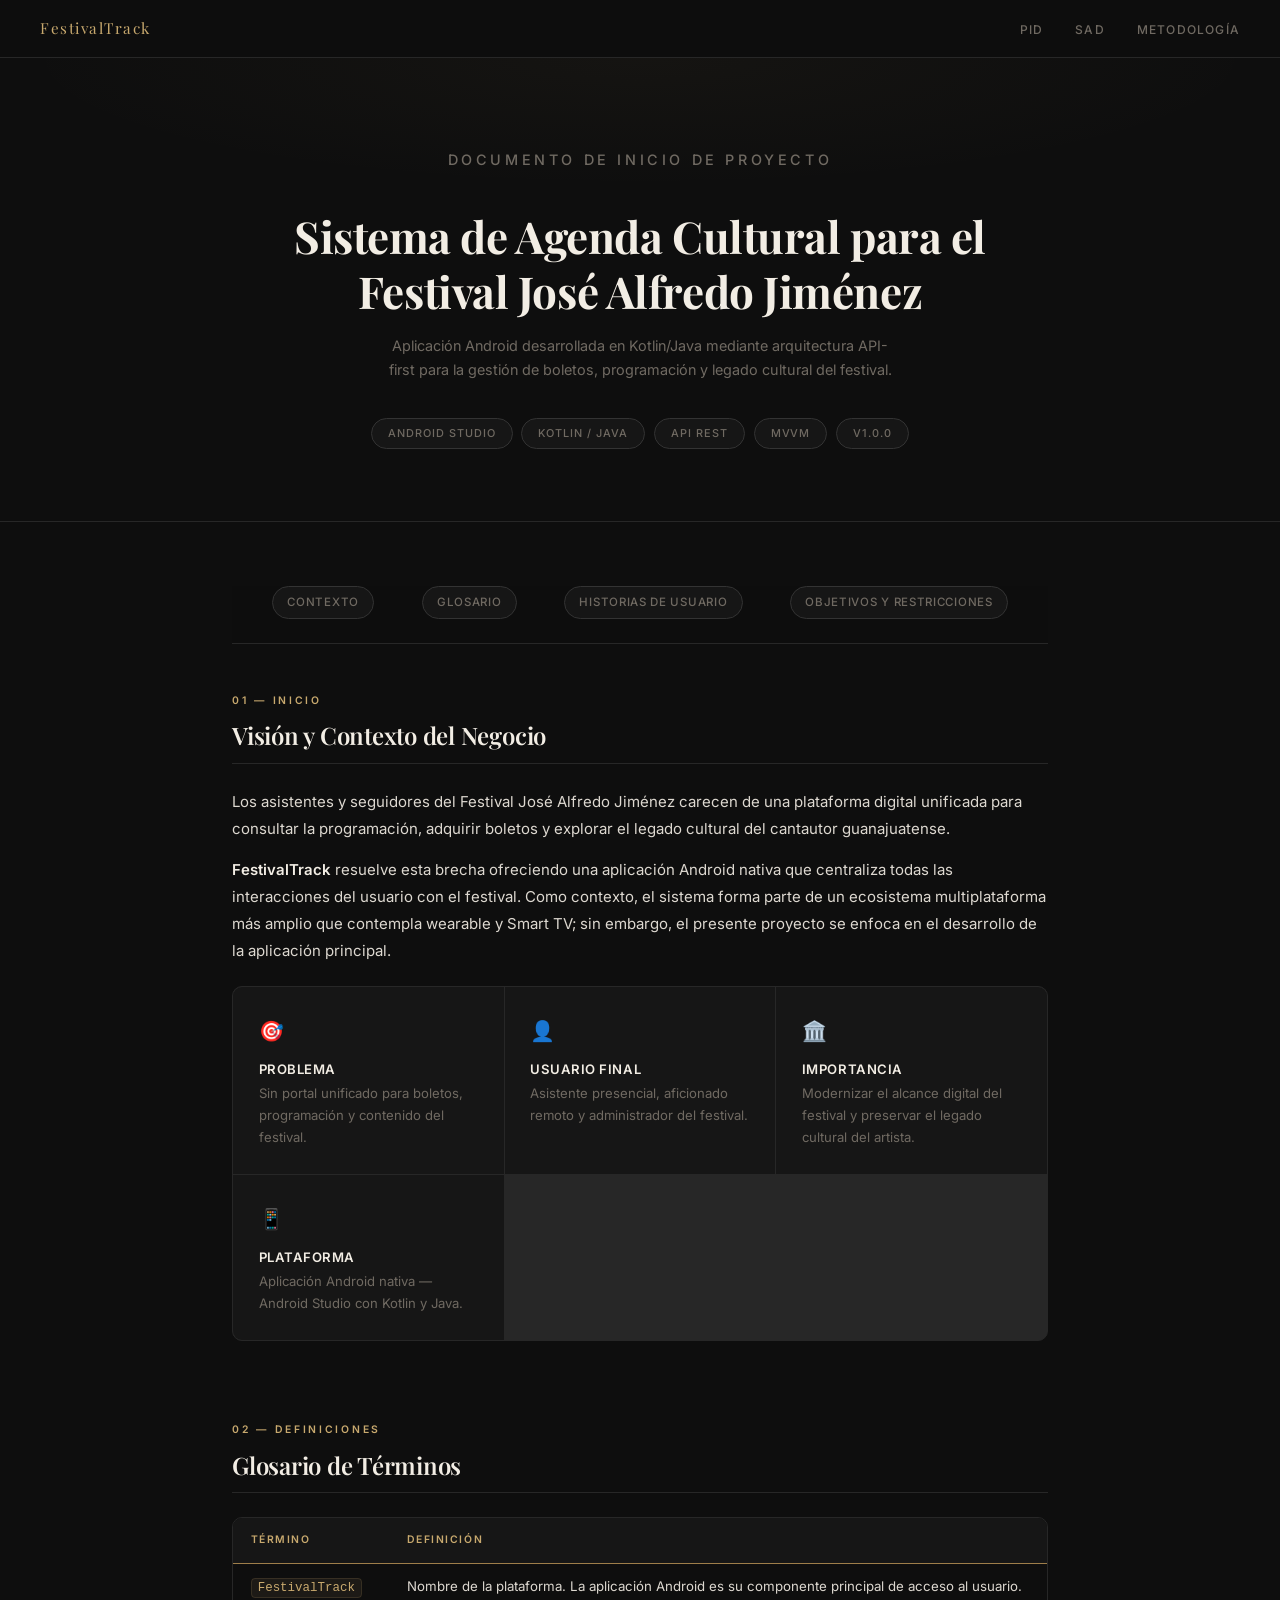
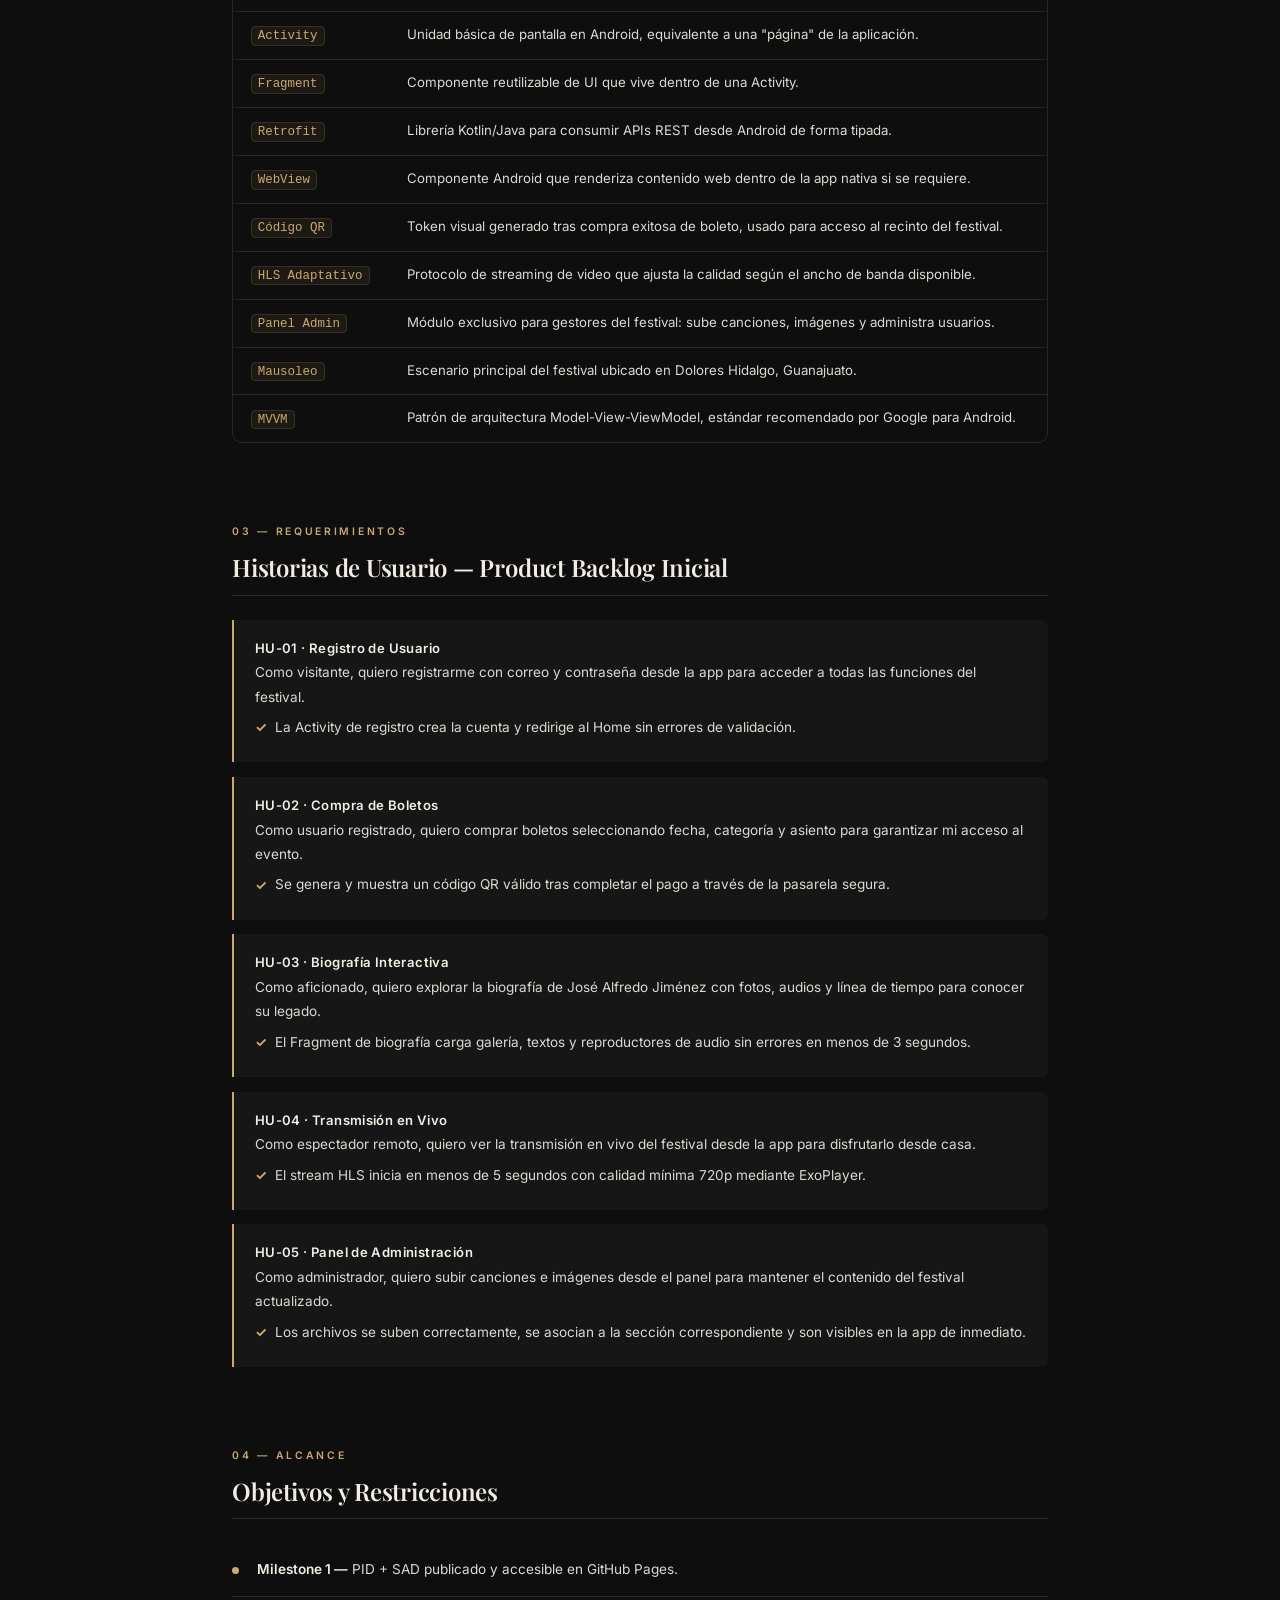
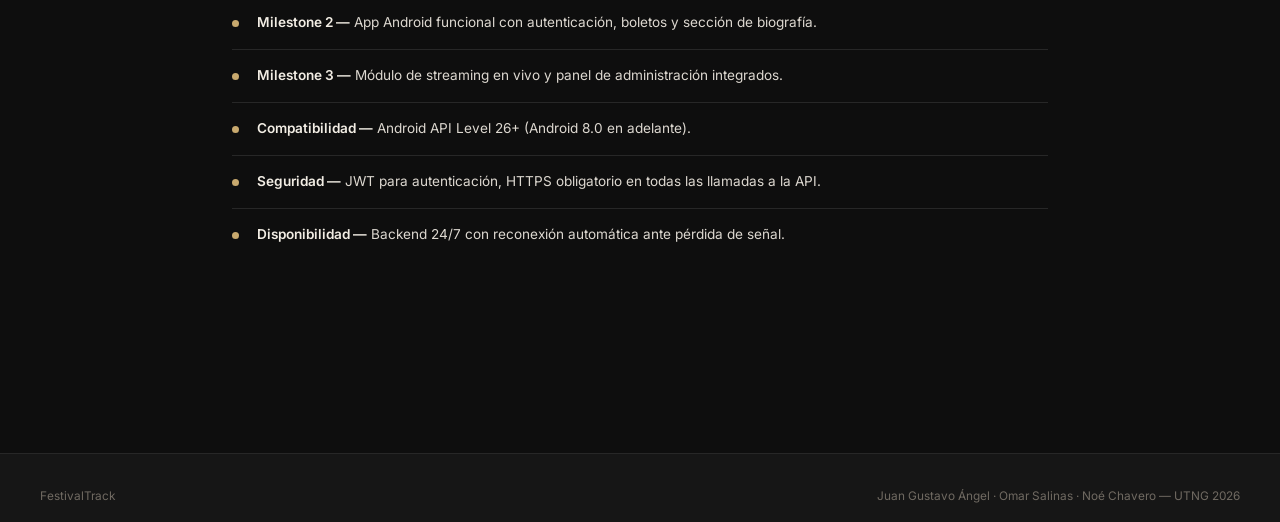
<file: index.html>
<!DOCTYPE html>
<html lang="es">

<head>
    <meta charset="UTF-8" />
    <meta name="viewport" content="width=device-width, initial-scale=1.0" />
    <title>FestivalTrack — PID</title>
    <link rel="stylesheet" href="styles.css" />
</head>

<body>

    <nav>
        <a class="nav-brand" href="index.html">FestivalTrack</a>
        <ul class="nav-links">
            <li><a href="index.html">PID</a></li>
            <li><a href="sad.html">SAD</a></li>
            <li><a href="metodologia.html">Metodología</a></li>
        </ul>
    </nav>

    <div class="hero">
        <p class="hero-eyebrow">Documento de Inicio de Proyecto</p>
        <h1>Sistema de Agenda Cultural para el Festival José Alfredo Jiménez</h1>
        <p>Aplicación Android desarrollada en Kotlin/Java mediante arquitectura API-first para la gestión de boletos,
            programación y legado cultural del festival.</p>
        <div class="badge-row">
            <span class="badge">Android Studio</span>
            <span class="badge">Kotlin / Java</span>
            <span class="badge">API REST</span>
            <span class="badge">MVVM</span>
            <span class="badge">v1.0.0</span>
        </div>
    </div>

    <main>
        <nav class="doc-nav">
            <a href="#contexto">Contexto</a>
            <a href="#glosario">Glosario</a>
            <a href="#historias">Historias de Usuario</a>
            <a href="#restricciones">Objetivos y Restricciones</a>
        </nav>

        <!-- CONTEXTO -->
        <section id="contexto">
            <p class="section-label">01 — Inicio</p>
            <h2 class="section-title">Visión y Contexto del Negocio</h2>
            <p>Los asistentes y seguidores del Festival José Alfredo Jiménez carecen de una plataforma digital unificada
                para consultar la programación, adquirir boletos y explorar el legado cultural del cantautor
                guanajuatense.</p>
            <p><strong>FestivalTrack</strong> resuelve esta brecha ofreciendo una aplicación Android nativa que
                centraliza todas las interacciones del usuario con el festival. Como contexto, el sistema forma parte de
                un ecosistema multiplataforma más amplio que contempla wearable y Smart TV; sin embargo, el presente
                proyecto se enfoca en el desarrollo de la aplicación principal.</p>
            <div class="card-grid">
                <div class="card">
                    <div class="card-icon">🎯</div>
                    <h3>Problema</h3>
                    <p>Sin portal unificado para boletos, programación y contenido del festival.</p>
                </div>
                <div class="card">
                    <div class="card-icon">👤</div>
                    <h3>Usuario Final</h3>
                    <p>Asistente presencial, aficionado remoto y administrador del festival.</p>
                </div>
                <div class="card">
                    <div class="card-icon">🏛️</div>
                    <h3>Importancia</h3>
                    <p>Modernizar el alcance digital del festival y preservar el legado cultural del artista.</p>
                </div>
                <div class="card">
                    <div class="card-icon">📱</div>
                    <h3>Plataforma</h3>
                    <p>Aplicación Android nativa — Android Studio con Kotlin y Java.</p>
                </div>
            </div>
        </section>

        <!-- GLOSARIO -->
        <section id="glosario">
            <p class="section-label">02 — Definiciones</p>
            <h2 class="section-title">Glosario de Términos</h2>
            <div class="table-wrap">
                <table>
                    <thead>
                        <tr>
                            <th>Término</th>
                            <th>Definición</th>
                        </tr>
                    </thead>
                    <tbody>
                        <tr>
                            <td><code>FestivalTrack</code></td>
                            <td>Nombre de la plataforma. La aplicación Android es su componente principal de acceso al
                                usuario.</td>
                        </tr>
                        <tr>
                            <td><code>Activity</code></td>
                            <td>Unidad básica de pantalla en Android, equivalente a una "página" de la aplicación.</td>
                        </tr>
                        <tr>
                            <td><code>Fragment</code></td>
                            <td>Componente reutilizable de UI que vive dentro de una Activity.</td>
                        </tr>
                        <tr>
                            <td><code>Retrofit</code></td>
                            <td>Librería Kotlin/Java para consumir APIs REST desde Android de forma tipada.</td>
                        </tr>
                        <tr>
                            <td><code>WebView</code></td>
                            <td>Componente Android que renderiza contenido web dentro de la app nativa si se requiere.
                            </td>
                        </tr>
                        <tr>
                            <td><code>Código QR</code></td>
                            <td>Token visual generado tras compra exitosa de boleto, usado para acceso al recinto del
                                festival.</td>
                        </tr>
                        <tr>
                            <td><code>HLS Adaptativo</code></td>
                            <td>Protocolo de streaming de video que ajusta la calidad según el ancho de banda
                                disponible.</td>
                        </tr>
                        <tr>
                            <td><code>Panel Admin</code></td>
                            <td>Módulo exclusivo para gestores del festival: sube canciones, imágenes y administra
                                usuarios.</td>
                        </tr>
                        <tr>
                            <td><code>Mausoleo</code></td>
                            <td>Escenario principal del festival ubicado en Dolores Hidalgo, Guanajuato.</td>
                        </tr>
                        <tr>
                            <td><code>MVVM</code></td>
                            <td>Patrón de arquitectura Model-View-ViewModel, estándar recomendado por Google para
                                Android.</td>
                        </tr>
                    </tbody>
                </table>
            </div>
        </section>

        <!-- HISTORIAS DE USUARIO -->
        <section id="historias">
            <p class="section-label">03 — Requerimientos</p>
            <h2 class="section-title">Historias de Usuario — Product Backlog Inicial</h2>

            <div class="story">
                <p><strong>HU-01 · Registro de Usuario</strong><br>
                    Como visitante, quiero registrarme con correo y contraseña desde la app para acceder a todas las
                    funciones del festival.</p>
                <p class="story-criteria">La Activity de registro crea la cuenta y redirige al Home sin errores de
                    validación.</p>
            </div>

            <div class="story">
                <p><strong>HU-02 · Compra de Boletos</strong><br>
                    Como usuario registrado, quiero comprar boletos seleccionando fecha, categoría y asiento para
                    garantizar mi acceso al evento.</p>
                <p class="story-criteria">Se genera y muestra un código QR válido tras completar el pago a través de la
                    pasarela segura.</p>
            </div>

            <div class="story">
                <p><strong>HU-03 · Biografía Interactiva</strong><br>
                    Como aficionado, quiero explorar la biografía de José Alfredo Jiménez con fotos, audios y línea de
                    tiempo para conocer su legado.</p>
                <p class="story-criteria">El Fragment de biografía carga galería, textos y reproductores de audio sin
                    errores en menos de 3 segundos.</p>
            </div>

            <div class="story">
                <p><strong>HU-04 · Transmisión en Vivo</strong><br>
                    Como espectador remoto, quiero ver la transmisión en vivo del festival desde la app para disfrutarlo
                    desde casa.</p>
                <p class="story-criteria">El stream HLS inicia en menos de 5 segundos con calidad mínima 720p mediante
                    ExoPlayer.</p>
            </div>

            <div class="story">
                <p><strong>HU-05 · Panel de Administración</strong><br>
                    Como administrador, quiero subir canciones e imágenes desde el panel para mantener el contenido del
                    festival actualizado.</p>
                <p class="story-criteria">Los archivos se suben correctamente, se asocian a la sección correspondiente y
                    son visibles en la app de inmediato.</p>
            </div>
        </section>

        <!-- RESTRICCIONES -->
        <section id="restricciones">
            <p class="section-label">04 — Alcance</p>
            <h2 class="section-title">Objetivos y Restricciones</h2>
            <ul class="milestone-list">
                <li><span class="ms-dot"></span>
                    <div><span class="ms-label">Milestone 1 —</span> PID + SAD publicado y accesible en GitHub Pages.
                    </div>
                </li>
                <li><span class="ms-dot"></span>
                    <div><span class="ms-label">Milestone 2 —</span> App Android funcional con autenticación, boletos y
                        sección de biografía.</div>
                </li>
                <li><span class="ms-dot"></span>
                    <div><span class="ms-label">Milestone 3 —</span> Módulo de streaming en vivo y panel de
                        administración integrados.</div>
                </li>
                <li><span class="ms-dot"></span>
                    <div><span class="ms-label">Compatibilidad —</span> Android API Level 26+ (Android 8.0 en adelante).
                    </div>
                </li>
                <li><span class="ms-dot"></span>
                    <div><span class="ms-label">Seguridad —</span> JWT para autenticación, HTTPS obligatorio en todas
                        las llamadas a la API.</div>
                </li>
                <li><span class="ms-dot"></span>
                    <div><span class="ms-label">Disponibilidad —</span> Backend 24/7 con reconexión automática ante
                        pérdida de señal.</div>
                </li>
            </ul>
        </section>

    </main>

    <footer>
        <span>FestivalTrack</span>
        <span>Juan Gustavo Ángel · Omar Salinas · Noé Chavero — UTNG 2026</span>
    </footer>

</body>

</html>
</file>
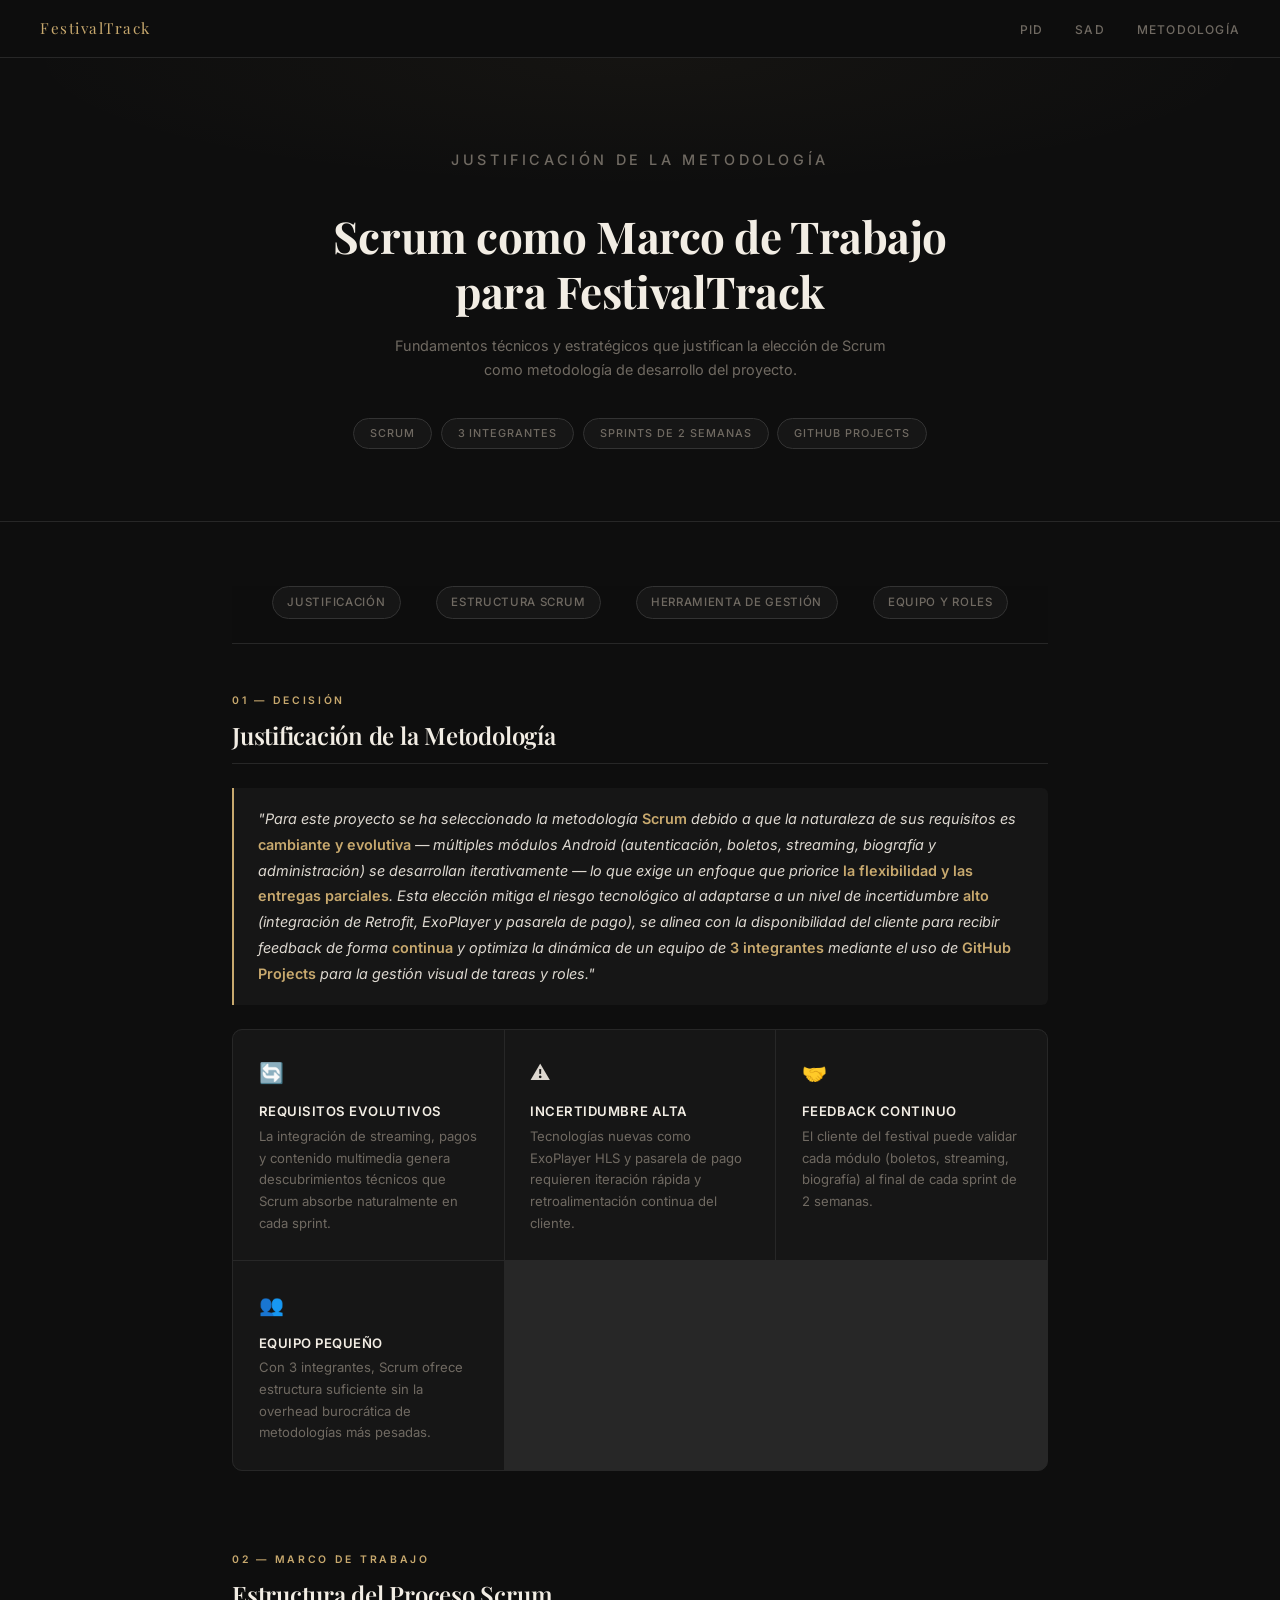
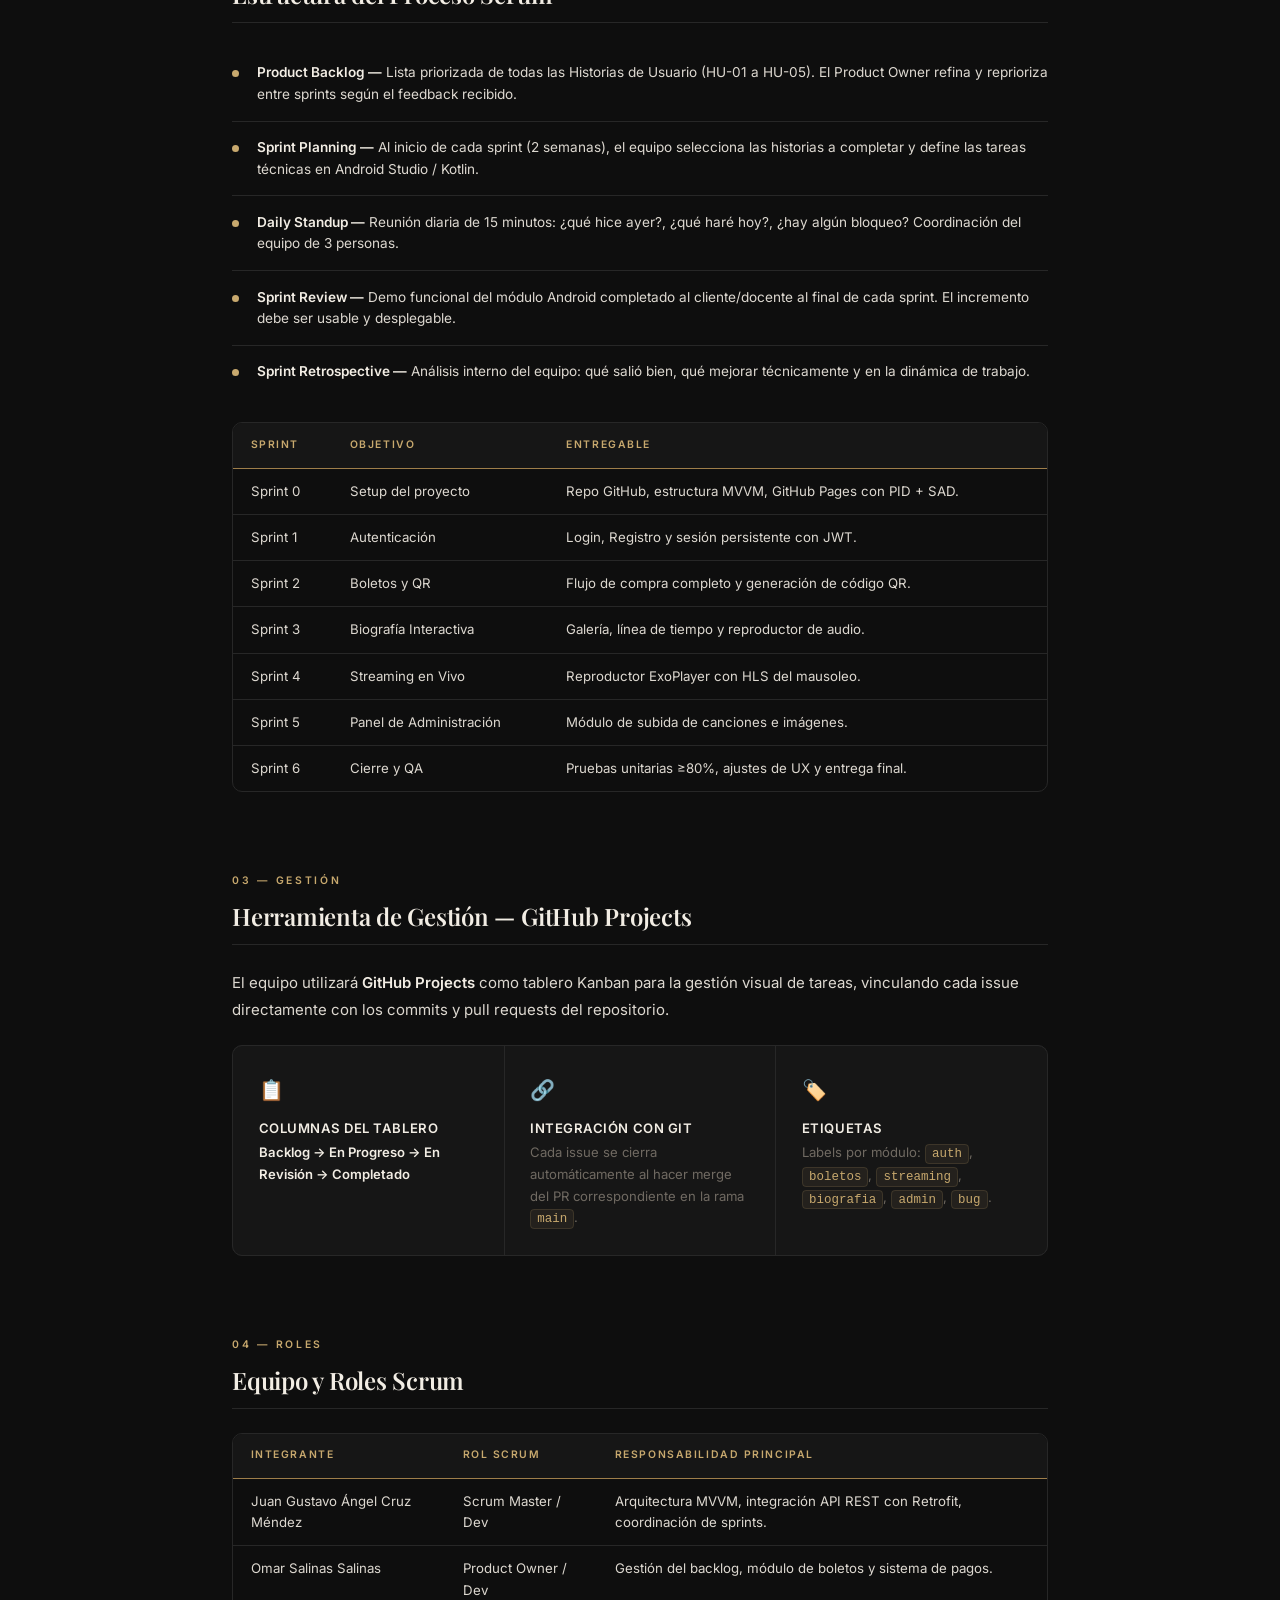
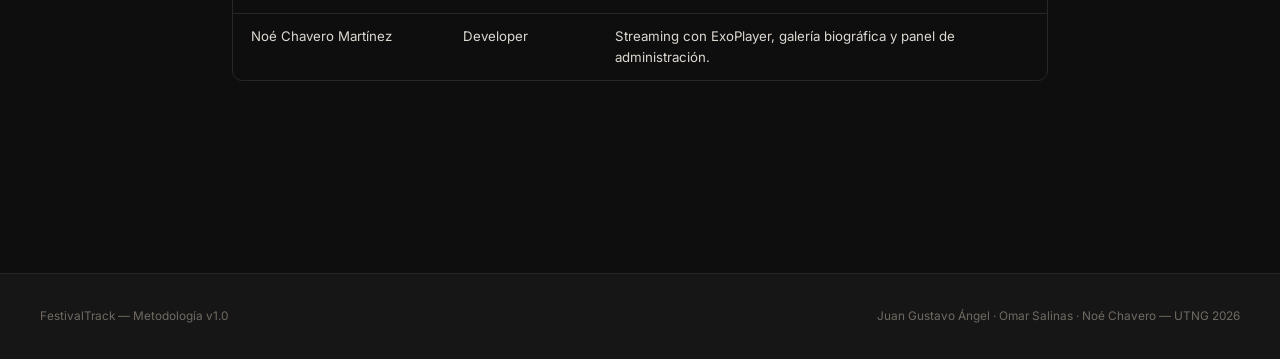
<file: metodologia.html>
<!DOCTYPE html>
<html lang="es">

<head>
    <meta charset="UTF-8" />
    <meta name="viewport" content="width=device-width, initial-scale=1.0" />
    <title>FestivalTrack — Metodología</title>
    <link rel="stylesheet" href="styles.css" />
</head>

<body>

    <nav>
        <a class="nav-brand" href="index.html">FestivalTrack</a>
        <ul class="nav-links">
            <li><a href="index.html">PID</a></li>
            <li><a href="sad.html">SAD</a></li>
            <li><a href="metodologia.html">Metodología</a></li>
        </ul>
    </nav>

    <div class="hero">
        <p class="hero-eyebrow">Justificación de la Metodología</p>
        <h1>Scrum como Marco de Trabajo para FestivalTrack</h1>
        <p>Fundamentos técnicos y estratégicos que justifican la elección de Scrum como metodología de desarrollo del
            proyecto.</p>
        <div class="badge-row">
            <span class="badge">Scrum</span>
            <span class="badge">3 Integrantes</span>
            <span class="badge">Sprints de 2 semanas</span>
            <span class="badge">GitHub Projects</span>
        </div>
    </div>

    <main>
        <nav class="doc-nav">
            <a href="#justificacion">Justificación</a>
            <a href="#scrum">Estructura Scrum</a>
            <a href="#herramienta">Herramienta de Gestión</a>
            <a href="#equipo">Equipo y Roles</a>
        </nav>

        <!-- JUSTIFICACIÓN -->
        <section id="justificacion">
            <p class="section-label">01 — Decisión</p>
            <h2 class="section-title">Justificación de la Metodología</h2>
            <blockquote>
                "Para este proyecto se ha seleccionado la metodología <strong>Scrum</strong> debido a que la naturaleza
                de sus requisitos es <strong>cambiante y evolutiva</strong> — múltiples módulos Android (autenticación,
                boletos, streaming, biografía y administración) se desarrollan iterativamente — lo que exige un enfoque
                que priorice <strong>la flexibilidad y las entregas parciales</strong>. Esta elección mitiga el riesgo
                tecnológico al adaptarse a un nivel de incertidumbre <strong>alto</strong> (integración de Retrofit,
                ExoPlayer y pasarela de pago), se alinea con la disponibilidad del cliente para recibir feedback de
                forma <strong>continua</strong> y optimiza la dinámica de un equipo de <strong>3 integrantes</strong>
                mediante el uso de <strong>GitHub Projects</strong> para la gestión visual de tareas y roles."
            </blockquote>
            <div class="card-grid" style="margin-top:1.5rem;">
                <div class="card">
                    <div class="card-icon">🔄</div>
                    <h3>Requisitos Evolutivos</h3>
                    <p>La integración de streaming, pagos y contenido multimedia genera descubrimientos técnicos que
                        Scrum absorbe naturalmente en cada sprint.</p>
                </div>
                <div class="card">
                    <div class="card-icon">⚠️</div>
                    <h3>Incertidumbre Alta</h3>
                    <p>Tecnologías nuevas como ExoPlayer HLS y pasarela de pago requieren iteración rápida y
                        retroalimentación continua del cliente.</p>
                </div>
                <div class="card">
                    <div class="card-icon">🤝</div>
                    <h3>Feedback Continuo</h3>
                    <p>El cliente del festival puede validar cada módulo (boletos, streaming, biografía) al final de
                        cada sprint de 2 semanas.</p>
                </div>
                <div class="card">
                    <div class="card-icon">👥</div>
                    <h3>Equipo Pequeño</h3>
                    <p>Con 3 integrantes, Scrum ofrece estructura suficiente sin la overhead burocrática de metodologías
                        más pesadas.</p>
                </div>
            </div>
        </section>

        <!-- ESTRUCTURA SCRUM -->
        <section id="scrum">
            <p class="section-label">02 — Marco de Trabajo</p>
            <h2 class="section-title">Estructura del Proceso Scrum</h2>
            <ul class="milestone-list">
                <li>
                    <span class="ms-dot"></span>
                    <div><span class="ms-label">Product Backlog —</span> Lista priorizada de todas las Historias de
                        Usuario (HU-01 a HU-05). El Product Owner refina y reprioriza entre sprints según el feedback
                        recibido.</div>
                </li>
                <li>
                    <span class="ms-dot"></span>
                    <div><span class="ms-label">Sprint Planning —</span> Al inicio de cada sprint (2 semanas), el equipo
                        selecciona las historias a completar y define las tareas técnicas en Android Studio / Kotlin.
                    </div>
                </li>
                <li>
                    <span class="ms-dot"></span>
                    <div><span class="ms-label">Daily Standup —</span> Reunión diaria de 15 minutos: ¿qué hice ayer?,
                        ¿qué haré hoy?, ¿hay algún bloqueo? Coordinación del equipo de 3 personas.</div>
                </li>
                <li>
                    <span class="ms-dot"></span>
                    <div><span class="ms-label">Sprint Review —</span> Demo funcional del módulo Android completado al
                        cliente/docente al final de cada sprint. El incremento debe ser usable y desplegable.</div>
                </li>
                <li>
                    <span class="ms-dot"></span>
                    <div><span class="ms-label">Sprint Retrospective —</span> Análisis interno del equipo: qué salió
                        bien, qué mejorar técnicamente y en la dinámica de trabajo.</div>
                </li>
            </ul>

            <div class="table-wrap" style="margin-top:1.5rem;">
                <table>
                    <thead>
                        <tr>
                            <th>Sprint</th>
                            <th>Objetivo</th>
                            <th>Entregable</th>
                        </tr>
                    </thead>
                    <tbody>
                        <tr>
                            <td>Sprint 0</td>
                            <td>Setup del proyecto</td>
                            <td>Repo GitHub, estructura MVVM, GitHub Pages con PID + SAD.</td>
                        </tr>
                        <tr>
                            <td>Sprint 1</td>
                            <td>Autenticación</td>
                            <td>Login, Registro y sesión persistente con JWT.</td>
                        </tr>
                        <tr>
                            <td>Sprint 2</td>
                            <td>Boletos y QR</td>
                            <td>Flujo de compra completo y generación de código QR.</td>
                        </tr>
                        <tr>
                            <td>Sprint 3</td>
                            <td>Biografía Interactiva</td>
                            <td>Galería, línea de tiempo y reproductor de audio.</td>
                        </tr>
                        <tr>
                            <td>Sprint 4</td>
                            <td>Streaming en Vivo</td>
                            <td>Reproductor ExoPlayer con HLS del mausoleo.</td>
                        </tr>
                        <tr>
                            <td>Sprint 5</td>
                            <td>Panel de Administración</td>
                            <td>Módulo de subida de canciones e imágenes.</td>
                        </tr>
                        <tr>
                            <td>Sprint 6</td>
                            <td>Cierre y QA</td>
                            <td>Pruebas unitarias ≥80%, ajustes de UX y entrega final.</td>
                        </tr>
                    </tbody>
                </table>
            </div>
        </section>

        <!-- HERRAMIENTA -->
        <section id="herramienta">
            <p class="section-label">03 — Gestión</p>
            <h2 class="section-title">Herramienta de Gestión — GitHub Projects</h2>
            <p>El equipo utilizará <strong>GitHub Projects</strong> como tablero Kanban para la gestión visual de
                tareas, vinculando cada issue directamente con los commits y pull requests del repositorio.</p>
            <div class="card-grid">
                <div class="card">
                    <div class="card-icon">📋</div>
                    <h3>Columnas del Tablero</h3>
                    <p><strong>Backlog → En Progreso → En Revisión → Completado</strong></p>
                </div>
                <div class="card">
                    <div class="card-icon">🔗</div>
                    <h3>Integración con Git</h3>
                    <p>Cada issue se cierra automáticamente al hacer merge del PR correspondiente en la rama
                        <code>main</code>.</p>
                </div>
                <div class="card">
                    <div class="card-icon">🏷️</div>
                    <h3>Etiquetas</h3>
                    <p>Labels por módulo: <code>auth</code>, <code>boletos</code>, <code>streaming</code>,
                        <code>biografia</code>, <code>admin</code>, <code>bug</code>.</p>
                </div>
            </div>
        </section>

        <!-- EQUIPO -->
        <section id="equipo">
            <p class="section-label">04 — Roles</p>
            <h2 class="section-title">Equipo y Roles Scrum</h2>
            <div class="table-wrap">
                <table>
                    <thead>
                        <tr>
                            <th>Integrante</th>
                            <th>Rol Scrum</th>
                            <th>Responsabilidad Principal</th>
                        </tr>
                    </thead>
                    <tbody>
                        <tr>
                            <td>Juan Gustavo Ángel Cruz Méndez</td>
                            <td>Scrum Master / Dev</td>
                            <td>Arquitectura MVVM, integración API REST con Retrofit, coordinación de sprints.</td>
                        </tr>
                        <tr>
                            <td>Omar Salinas Salinas</td>
                            <td>Product Owner / Dev</td>
                            <td>Gestión del backlog, módulo de boletos y sistema de pagos.</td>
                        </tr>
                        <tr>
                            <td>Noé Chavero Martínez</td>
                            <td>Developer</td>
                            <td>Streaming con ExoPlayer, galería biográfica y panel de administración.</td>
                        </tr>
                    </tbody>
                </table>
            </div>
        </section>

    </main>

    <footer>
        <span>FestivalTrack — Metodología v1.0</span>
        <span>Juan Gustavo Ángel · Omar Salinas · Noé Chavero — UTNG 2026</span>
    </footer>

</body>

</html>
</file>
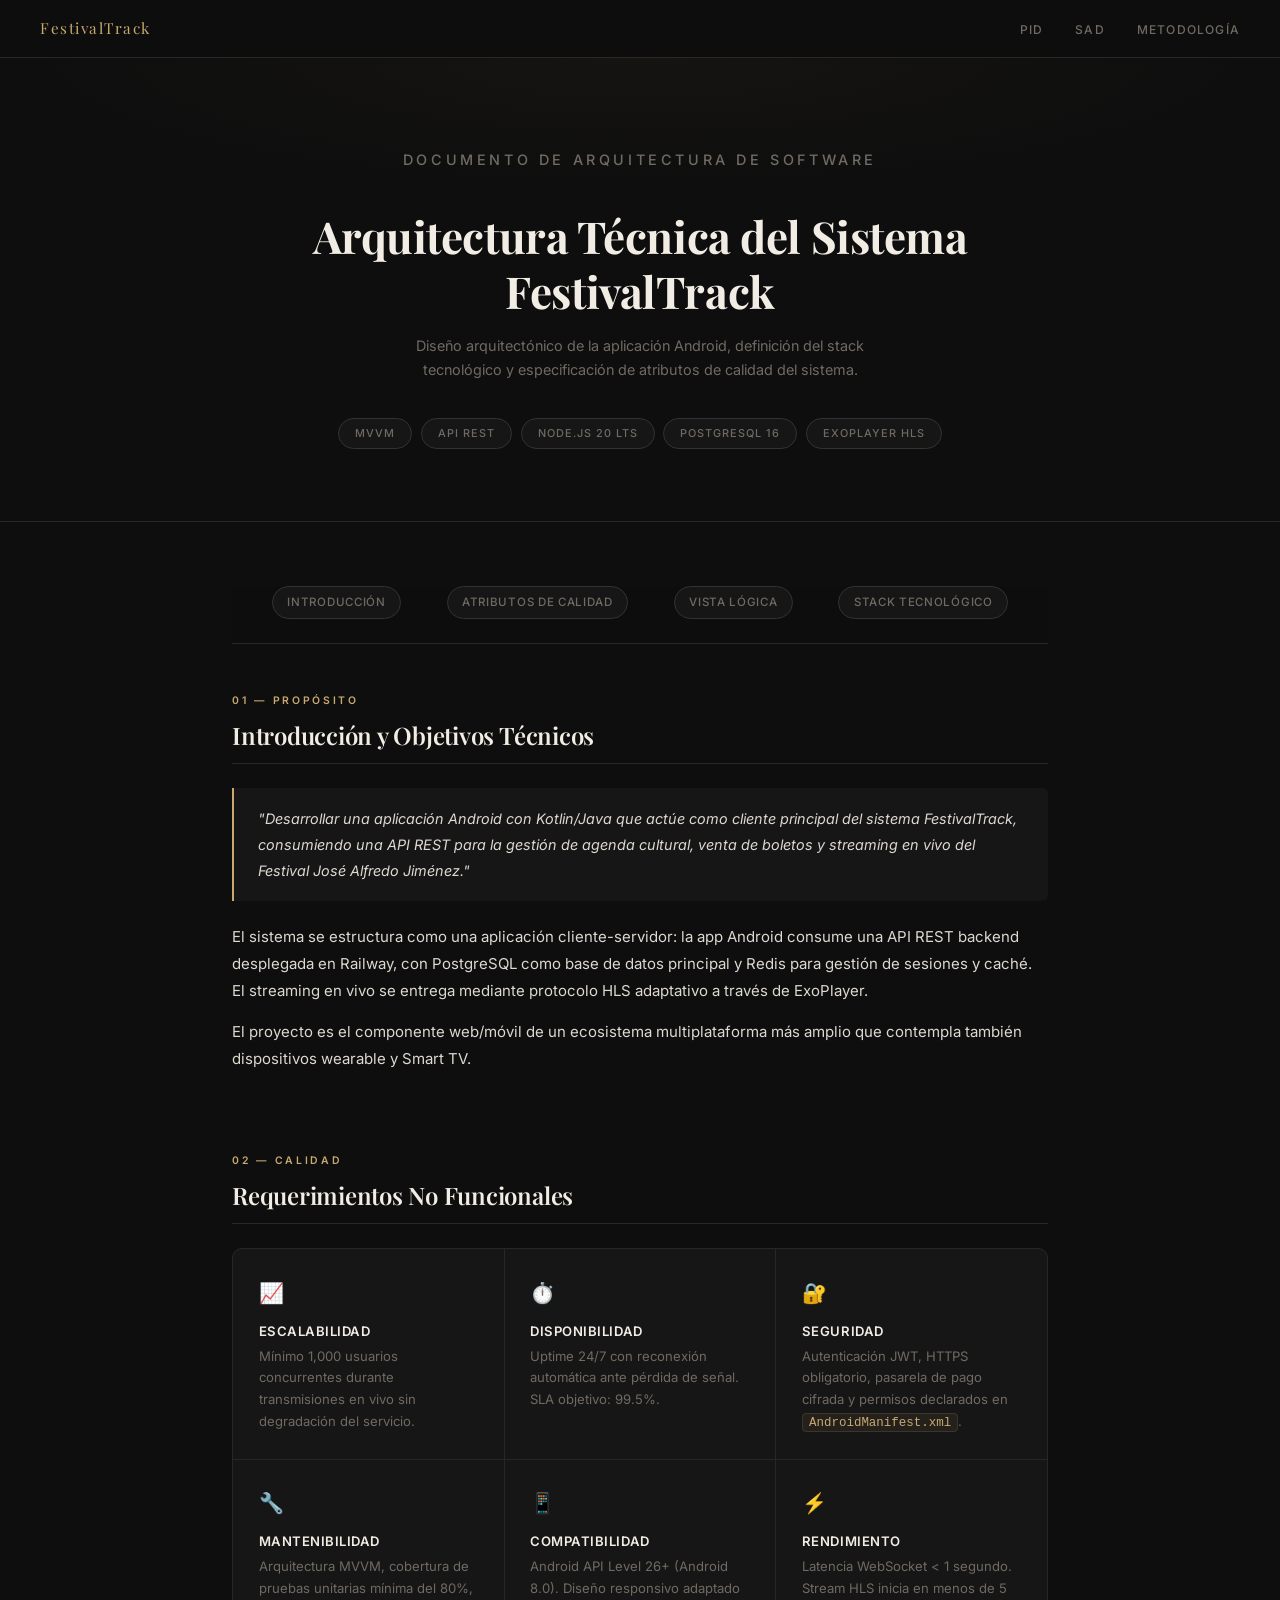
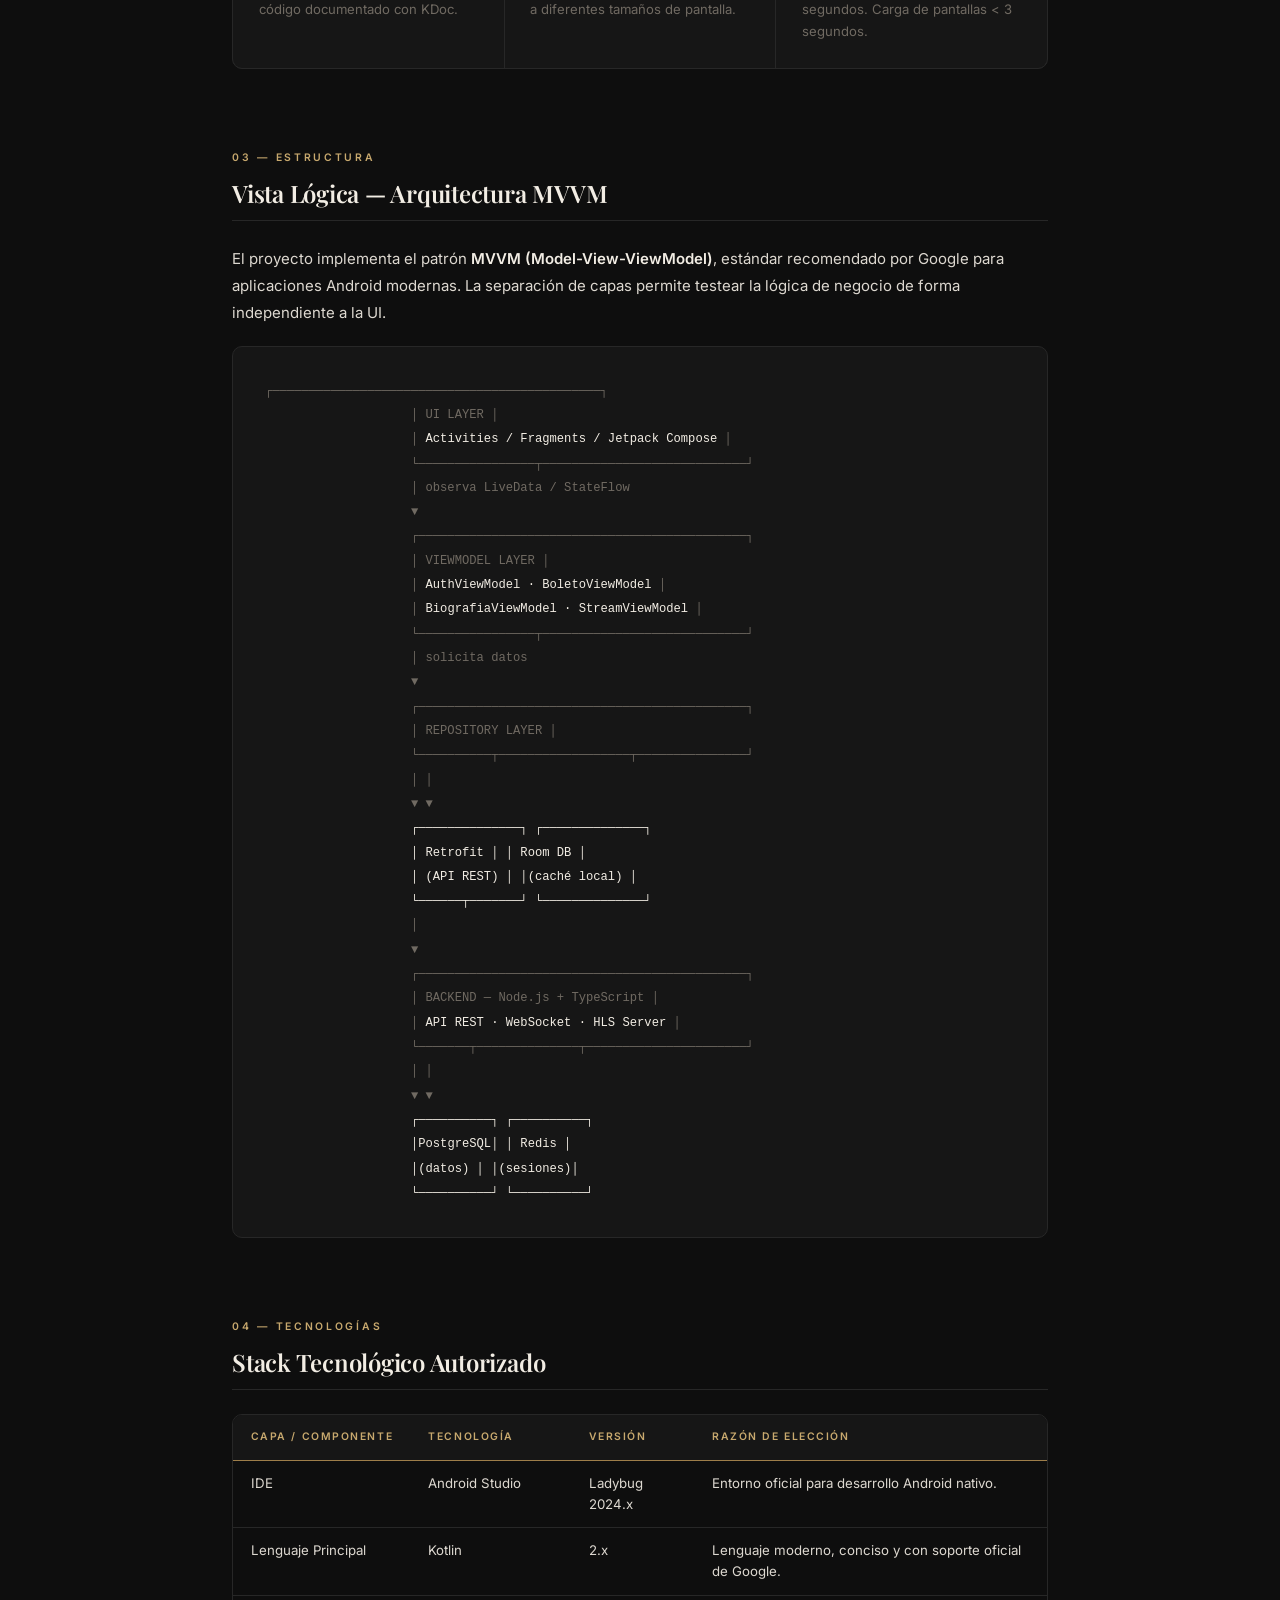
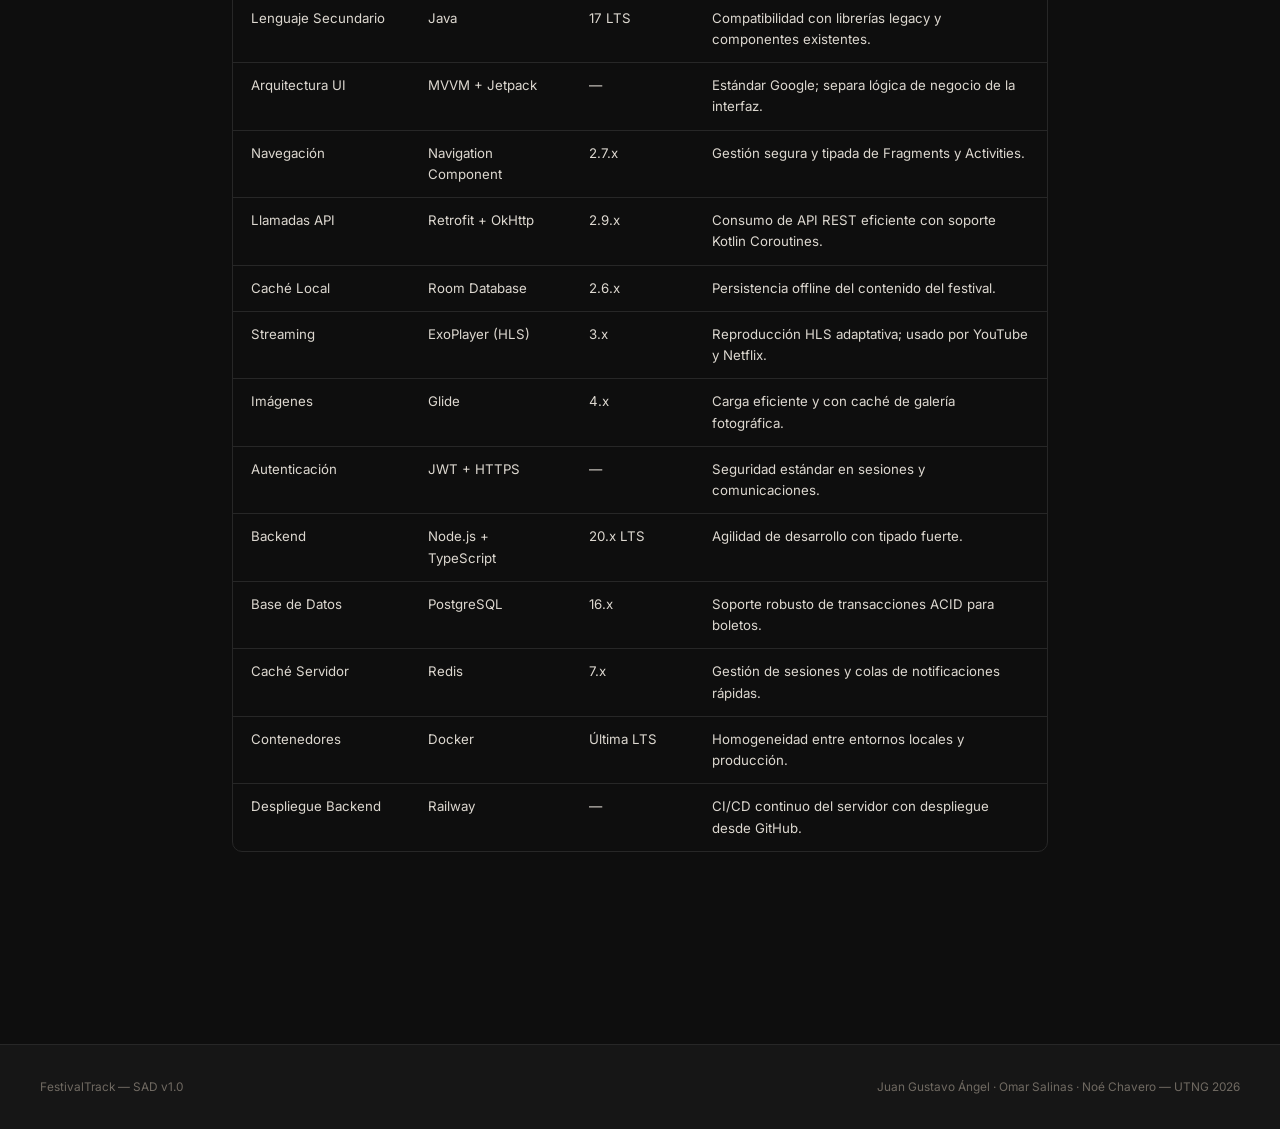
<file: sad.html>
<!DOCTYPE html>
<html lang="es">

<head>
    <meta charset="UTF-8" />
    <meta name="viewport" content="width=device-width, initial-scale=1.0" />
    <title>FestivalTrack — SAD</title>
    <link rel="stylesheet" href="styles.css" />
</head>

<body>

    <nav>
        <a class="nav-brand" href="index.html">FestivalTrack</a>
        <ul class="nav-links">
            <li><a href="index.html">PID</a></li>
            <li><a href="sad.html">SAD</a></li>
            <li><a href="metodologia.html">Metodología</a></li>
        </ul>
    </nav>

    <div class="hero">
        <p class="hero-eyebrow">Documento de Arquitectura de Software</p>
        <h1>Arquitectura Técnica del Sistema FestivalTrack</h1>
        <p>Diseño arquitectónico de la aplicación Android, definición del stack tecnológico y especificación de
            atributos de calidad del sistema.</p>
        <div class="badge-row">
            <span class="badge">MVVM</span>
            <span class="badge">API REST</span>
            <span class="badge">Node.js 20 LTS</span>
            <span class="badge">PostgreSQL 16</span>
            <span class="badge">ExoPlayer HLS</span>
        </div>
    </div>

    <main>
        <nav class="doc-nav">
            <a href="#intro">Introducción</a>
            <a href="#nfr">Atributos de Calidad</a>
            <a href="#arquitectura">Vista Lógica</a>
            <a href="#stack">Stack Tecnológico</a>
        </nav>

        <!-- INTRO -->
        <section id="intro">
            <p class="section-label">01 — Propósito</p>
            <h2 class="section-title">Introducción y Objetivos Técnicos</h2>
            <blockquote>
                "Desarrollar una aplicación Android con Kotlin/Java que actúe como cliente principal del sistema
                FestivalTrack, consumiendo una API REST para la gestión de agenda cultural, venta de boletos y streaming
                en vivo del Festival José Alfredo Jiménez."
            </blockquote>
            <p>El sistema se estructura como una aplicación cliente-servidor: la app Android consume una API REST
                backend desplegada en Railway, con PostgreSQL como base de datos principal y Redis para gestión de
                sesiones y caché. El streaming en vivo se entrega mediante protocolo HLS adaptativo a través de
                ExoPlayer.</p>
            <p>El proyecto es el componente web/móvil de un ecosistema multiplataforma más amplio que contempla también
                dispositivos wearable y Smart TV.</p>
        </section>

        <!-- NFR -->
        <section id="nfr">
            <p class="section-label">02 — Calidad</p>
            <h2 class="section-title">Requerimientos No Funcionales</h2>
            <div class="card-grid">
                <div class="card">
                    <div class="card-icon">📈</div>
                    <h3>Escalabilidad</h3>
                    <p>Mínimo 1,000 usuarios concurrentes durante transmisiones en vivo sin degradación del servicio.
                    </p>
                </div>
                <div class="card">
                    <div class="card-icon">⏱️</div>
                    <h3>Disponibilidad</h3>
                    <p>Uptime 24/7 con reconexión automática ante pérdida de señal. SLA objetivo: 99.5%.</p>
                </div>
                <div class="card">
                    <div class="card-icon">🔐</div>
                    <h3>Seguridad</h3>
                    <p>Autenticación JWT, HTTPS obligatorio, pasarela de pago cifrada y permisos declarados en
                        <code>AndroidManifest.xml</code>.</p>
                </div>
                <div class="card">
                    <div class="card-icon">🔧</div>
                    <h3>Mantenibilidad</h3>
                    <p>Arquitectura MVVM, cobertura de pruebas unitarias mínima del 80%, código documentado con KDoc.
                    </p>
                </div>
                <div class="card">
                    <div class="card-icon">📱</div>
                    <h3>Compatibilidad</h3>
                    <p>Android API Level 26+ (Android 8.0). Diseño responsivo adaptado a diferentes tamaños de pantalla.
                    </p>
                </div>
                <div class="card">
                    <div class="card-icon">⚡</div>
                    <h3>Rendimiento</h3>
                    <p>Latencia WebSocket &lt; 1 segundo. Stream HLS inicia en menos de 5 segundos. Carga de pantallas
                        &lt; 3 segundos.</p>
                </div>
            </div>
        </section>

        <!-- ARQUITECTURA -->
        <section id="arquitectura">
            <p class="section-label">03 — Estructura</p>
            <h2 class="section-title">Vista Lógica — Arquitectura MVVM</h2>
            <p>El proyecto implementa el patrón <strong>MVVM (Model-View-ViewModel)</strong>, estándar recomendado por
                Google para aplicaciones Android modernas. La separación de capas permite testear la lógica de negocio
                de forma independiente a la UI.</p>
            <div class="arch-box"><span class="hl">┌─────────────────────────────────────────────┐
                    │ UI LAYER │
                    │ <span class="node">Activities / Fragments / Jetpack Compose</span> │
                    └────────────────┬────────────────────────────┘
                    │ observa LiveData / StateFlow
                    ▼
                    ┌─────────────────────────────────────────────┐
                    │ VIEWMODEL LAYER │
                    │ <span class="node">AuthViewModel · BoletoViewModel</span> │
                    │ <span class="node">BiografiaViewModel · StreamViewModel</span> │
                    └────────────────┬────────────────────────────┘
                    │ solicita datos
                    ▼
                    ┌─────────────────────────────────────────────┐
                    │ REPOSITORY LAYER │
                    └──────────┬──────────────────┬───────────────┘
                    │ │
                    ▼ ▼
                    <span class="node">┌──────────────┐ ┌──────────────┐</span>
                    <span class="node">│ Retrofit │ │ Room DB │</span>
                    <span class="node">│ (API REST) │ │(caché local) │</span>
                    <span class="node">└──────┬───────┘ └──────────────┘</span>
                    │
                    ▼
                    ┌─────────────────────────────────────────────┐
                    │ BACKEND — Node.js + TypeScript │
                    │ <span class="node">API REST · WebSocket · HLS Server</span> │
                    └───────┬──────────────┬──────────────────────┘
                    │ │
                    ▼ ▼
                    <span class="node">┌──────────┐ ┌──────────┐</span>
                    <span class="node">│PostgreSQL│ │ Redis │</span>
                    <span class="node">│(datos) │ │(sesiones)│</span>
                    <span class="node">└──────────┘ └──────────┘</span></span></div>
        </section>

        <!-- STACK -->
        <section id="stack">
            <p class="section-label">04 — Tecnologías</p>
            <h2 class="section-title">Stack Tecnológico Autorizado</h2>
            <div class="table-wrap">
                <table>
                    <thead>
                        <tr>
                            <th>Capa / Componente</th>
                            <th>Tecnología</th>
                            <th>Versión</th>
                            <th>Razón de Elección</th>
                        </tr>
                    </thead>
                    <tbody>
                        <tr>
                            <td>IDE</td>
                            <td>Android Studio</td>
                            <td>Ladybug 2024.x</td>
                            <td>Entorno oficial para desarrollo Android nativo.</td>
                        </tr>
                        <tr>
                            <td>Lenguaje Principal</td>
                            <td>Kotlin</td>
                            <td>2.x</td>
                            <td>Lenguaje moderno, conciso y con soporte oficial de Google.</td>
                        </tr>
                        <tr>
                            <td>Lenguaje Secundario</td>
                            <td>Java</td>
                            <td>17 LTS</td>
                            <td>Compatibilidad con librerías legacy y componentes existentes.</td>
                        </tr>
                        <tr>
                            <td>Arquitectura UI</td>
                            <td>MVVM + Jetpack</td>
                            <td>—</td>
                            <td>Estándar Google; separa lógica de negocio de la interfaz.</td>
                        </tr>
                        <tr>
                            <td>Navegación</td>
                            <td>Navigation Component</td>
                            <td>2.7.x</td>
                            <td>Gestión segura y tipada de Fragments y Activities.</td>
                        </tr>
                        <tr>
                            <td>Llamadas API</td>
                            <td>Retrofit + OkHttp</td>
                            <td>2.9.x</td>
                            <td>Consumo de API REST eficiente con soporte Kotlin Coroutines.</td>
                        </tr>
                        <tr>
                            <td>Caché Local</td>
                            <td>Room Database</td>
                            <td>2.6.x</td>
                            <td>Persistencia offline del contenido del festival.</td>
                        </tr>
                        <tr>
                            <td>Streaming</td>
                            <td>ExoPlayer (HLS)</td>
                            <td>3.x</td>
                            <td>Reproducción HLS adaptativa; usado por YouTube y Netflix.</td>
                        </tr>
                        <tr>
                            <td>Imágenes</td>
                            <td>Glide</td>
                            <td>4.x</td>
                            <td>Carga eficiente y con caché de galería fotográfica.</td>
                        </tr>
                        <tr>
                            <td>Autenticación</td>
                            <td>JWT + HTTPS</td>
                            <td>—</td>
                            <td>Seguridad estándar en sesiones y comunicaciones.</td>
                        </tr>
                        <tr>
                            <td>Backend</td>
                            <td>Node.js + TypeScript</td>
                            <td>20.x LTS</td>
                            <td>Agilidad de desarrollo con tipado fuerte.</td>
                        </tr>
                        <tr>
                            <td>Base de Datos</td>
                            <td>PostgreSQL</td>
                            <td>16.x</td>
                            <td>Soporte robusto de transacciones ACID para boletos.</td>
                        </tr>
                        <tr>
                            <td>Caché Servidor</td>
                            <td>Redis</td>
                            <td>7.x</td>
                            <td>Gestión de sesiones y colas de notificaciones rápidas.</td>
                        </tr>
                        <tr>
                            <td>Contenedores</td>
                            <td>Docker</td>
                            <td>Última LTS</td>
                            <td>Homogeneidad entre entornos locales y producción.</td>
                        </tr>
                        <tr>
                            <td>Despliegue Backend</td>
                            <td>Railway</td>
                            <td>—</td>
                            <td>CI/CD continuo del servidor con despliegue desde GitHub.</td>
                        </tr>
                    </tbody>
                </table>
            </div>
        </section>

    </main>

    <footer>
        <span>FestivalTrack — SAD v1.0</span>
        <span>Juan Gustavo Ángel · Omar Salinas · Noé Chavero — UTNG 2026</span>
    </footer>

</body>

</html>
</file>
<file: styles.css>
@import url('https://fonts.googleapis.com/css2?family=Playfair+Display:ital,wght@0,400;0,600;0,700;1,400&family=Inter:wght@300;400;500;600&display=swap');

:root {
    --bg: #0e0e0e;
    --surface: #161616;
    --surface-2: #1c1c1c;
    --border: #272727;
    --border-light: #333333;
    --accent: #c8a96e;
    --accent-dim: #9e7e4a;
    --accent-subtle: rgba(200, 169, 110, .08);
    --text: #ddd8d0;
    --text-muted: #706a62;
    --text-heading: #f2ede4;
    --radius-sm: 4px;
    --radius: 6px;
    --radius-lg: 10px;
    --max-w: 880px;
    --nav-h: 58px;
    --transition: .2s ease;
}

*,
*::before,
*::after {
    box-sizing: border-box;
    margin: 0;
    padding: 0;
}

html {
    scroll-behavior: smooth;
    scroll-padding-top: calc(var(--nav-h) + 1rem);
}

body {
    background: var(--bg);
    color: var(--text);
    font-family: 'Inter', sans-serif;
    font-size: 15px;
    line-height: 1.8;
    -webkit-font-smoothing: antialiased;
}

h1,
h2,
h3,
h4 {
    font-family: 'Playfair Display', serif;
    color: var(--text-heading);
    line-height: 1.25;
}

p {
    color: var(--text);
    margin-bottom: .85rem;
}

p:last-child {
    margin-bottom: 0;
}

strong {
    color: var(--text-heading);
    font-weight: 600;
}

em {
    font-style: italic;
    color: var(--text-muted);
}

a {
    color: var(--accent);
    text-decoration: none;
    transition: color var(--transition);
}

a:hover {
    color: var(--text-heading);
}

code,
pre {
    font-family: 'SF Mono', 'Fira Code', monospace;
}

code {
    font-size: .78rem;
    color: var(--accent);
    background: var(--accent-subtle);
    padding: .12rem .38rem;
    border-radius: var(--radius-sm);
    border: 1px solid rgba(200, 169, 110, .15);
}

nav {
    position: sticky;
    top: 0;
    z-index: 200;
    height: var(--nav-h);
    background: rgba(14, 14, 14, .96);
    backdrop-filter: blur(12px);
    -webkit-backdrop-filter: blur(12px);
    border-bottom: 1px solid var(--border);
    display: flex;
    align-items: center;
    justify-content: space-between;
    padding: 0 2.5rem;
}

.nav-brand {
    font-family: 'Playfair Display', serif;
    font-size: .95rem;
    color: var(--accent);
    letter-spacing: .1em;
    text-decoration: none;
    transition: opacity var(--transition);
}

.nav-brand:hover {
    opacity: .75;
    color: var(--accent);
}

.nav-links {
    display: flex;
    gap: 2rem;
    list-style: none;
}

.nav-links a {
    color: var(--text-muted);
    font-size: .75rem;
    letter-spacing: .1em;
    text-transform: uppercase;
    font-weight: 500;
    transition: color var(--transition);
    position: relative;
    padding-bottom: 2px;
}

.nav-links a::after {
    content: '';
    position: absolute;
    bottom: -2px;
    left: 0;
    width: 0;
    height: 1px;
    background: var(--accent);
    transition: width var(--transition);
}

.nav-links a:hover {
    color: var(--accent);
}

.nav-links a:hover::after {
    width: 100%;
}

.hero {
    border-bottom: 1px solid var(--border);
    padding: 5.5rem 2.5rem 4.5rem;
    text-align: center;
    background: radial-gradient(ellipse 70% 40% at 50% 0%, rgba(200, 169, 110, .04) 0%, transparent 70%);
}

.hero-eyebrow {
    display: inline-block;
    font-size: .68rem;
    letter-spacing: .25em;
    text-transform: uppercase;
    color: var(--accent);
    margin-bottom: 1.4rem;
    font-weight: 500;
}

.hero h1 {
    font-size: clamp(1.8rem, 4vw, 2.75rem);
    font-weight: 700;
    color: var(--text-heading);
    max-width: 700px;
    margin: 0 auto 1rem;
    letter-spacing: -.01em;
}

.hero>p {
    color: var(--text-muted);
    font-size: .9rem;
    max-width: 520px;
    margin: 0 auto 2.2rem;
    line-height: 1.7;
}

.badge-row {
    display: flex;
    flex-wrap: wrap;
    gap: .55rem;
    justify-content: center;
}

.badge {
    border: 1px solid var(--border-light);
    border-radius: 100px;
    padding: .3rem 1rem;
    font-size: .68rem;
    letter-spacing: .09em;
    color: var(--text-muted);
    text-transform: uppercase;
    font-weight: 500;
    background: var(--surface);
    transition: border-color var(--transition), color var(--transition);
}

.badge:hover {
    border-color: var(--accent-dim);
    color: var(--accent);
}

main {
    max-width: var(--max-w);
    margin: 0 auto;
    padding: 4rem 2rem 7rem;
}

.doc-nav {
    display: flex;
    gap: .5rem;
    flex-wrap: wrap;
    margin-bottom: 3rem;
    padding-bottom: 2rem;
    border-bottom: 1px solid var(--border);
}

.doc-nav a {
    padding: .32rem .9rem;
    border: 1px solid var(--border-light);
    border-radius: 100px;
    font-size: .72rem;
    color: var(--text-muted);
    text-decoration: none;
    letter-spacing: .06em;
    text-transform: uppercase;
    font-weight: 500;
    transition: all var(--transition);
    background: var(--surface);
}

.doc-nav a:hover {
    border-color: var(--accent);
    color: var(--accent);
    background: var(--accent-subtle);
}

section {
    margin-bottom: 5rem;
    scroll-margin-top: calc(var(--nav-h) + 2rem);
}

.section-label {
    display: block;
    font-size: .65rem;
    letter-spacing: .26em;
    text-transform: uppercase;
    color: var(--accent);
    margin-bottom: .6rem;
    font-weight: 600;
}

.section-title {
    font-family: 'Playfair Display', serif;
    font-size: 1.5rem;
    color: var(--text-heading);
    font-weight: 600;
    margin-bottom: 1.5rem;
    padding-bottom: .8rem;
    border-bottom: 1px solid var(--border);
    letter-spacing: -.01em;
}

.card-grid {
    display: grid;
    grid-template-columns: repeat(auto-fit, minmax(220px, 1fr));
    gap: 1px;
    border: 1px solid var(--border);
    border-radius: var(--radius-lg);
    overflow: hidden;
    background: var(--border);
    margin-top: 1.4rem;
}

.card {
    background: var(--surface);
    padding: 1.6rem;
    transition: background var(--transition);
}

.card:hover {
    background: var(--surface-2);
}

.card-icon {
    font-size: 1.25rem;
    margin-bottom: .75rem;
    display: block;
}

.card h3 {
    font-family: 'Inter', sans-serif;
    font-size: .82rem;
    font-weight: 600;
    color: var(--text-heading);
    margin-bottom: .4rem;
    letter-spacing: .04em;
    text-transform: uppercase;
}

.card p {
    font-size: .82rem;
    color: var(--text-muted);
    line-height: 1.65;
}

.table-wrap {
    overflow-x: auto;
    margin-top: 1.2rem;
    border: 1px solid var(--border);
    border-radius: var(--radius-lg);
}

table {
    width: 100%;
    border-collapse: collapse;
    font-size: .83rem;
}

thead tr {
    background: var(--surface);
    border-bottom: 1px solid var(--accent-dim);
}

th {
    text-align: left;
    padding: .8rem 1.1rem;
    font-size: .65rem;
    letter-spacing: .15em;
    text-transform: uppercase;
    color: var(--accent);
    font-family: 'Inter', sans-serif;
    font-weight: 600;
    white-space: nowrap;
}

td {
    padding: .75rem 1.1rem;
    color: var(--text);
    border-bottom: 1px solid var(--border);
    vertical-align: top;
    line-height: 1.6;
}

tbody tr:last-child td {
    border-bottom: none;
}

tbody tr {
    transition: background var(--transition);
}

tbody tr:hover td {
    background: var(--surface);
}

.story {
    border-left: 2px solid var(--accent);
    padding: 1rem 1.3rem;
    margin-bottom: .9rem;
    background: var(--surface);
    border-radius: 0 var(--radius) var(--radius) 0;
    transition: background var(--transition);
}

.story:hover {
    background: var(--surface-2);
}

.story p {
    margin: 0 0 .5rem;
    font-size: .85rem;
    color: var(--text);
}

.story p strong {
    color: var(--text-heading);
    font-size: .82rem;
    letter-spacing: .03em;
}

.story-criteria {
    font-size: .78rem;
    color: var(--text-muted);
    display: flex;
    align-items: flex-start;
    gap: .5rem;
    line-height: 1.55;
}

.story-criteria::before {
    content: '✓';
    color: var(--accent);
    flex-shrink: 0;
    font-weight: 700;
    margin-top: .02rem;
}

.milestone-list {
    list-style: none;
    margin-top: 1.2rem;
}

.milestone-list li {
    display: flex;
    gap: 1.1rem;
    align-items: flex-start;
    padding: .95rem 0;
    border-bottom: 1px solid var(--border);
    font-size: .85rem;
    line-height: 1.6;
}

.milestone-list li:last-child {
    border-bottom: none;
}

.ms-dot {
    width: 7px;
    height: 7px;
    border-radius: 50%;
    background: var(--accent);
    flex-shrink: 0;
    margin-top: .5rem;
}

.ms-label {
    font-weight: 600;
    color: var(--text-heading);
}

.arch-box {
    background: var(--surface);
    border: 1px solid var(--border);
    border-radius: var(--radius-lg);
    padding: 2rem;
    margin-top: 1.2rem;
    font-family: 'SF Mono', 'Fira Code', monospace;
    font-size: .76rem;
    color: var(--text-muted);
    line-height: 2;
    white-space: pre;
    overflow-x: auto;
}

.arch-box .node {
    color: var(--text-heading);
}

.arch-box .accent {
    color: var(--accent);
}

blockquote {
    border-left: 2px solid var(--accent);
    padding: 1.1rem 1.5rem;
    margin: 1.4rem 0;
    background: var(--surface);
    border-radius: 0 var(--radius) var(--radius) 0;
    font-style: italic;
    color: var(--text);
    font-size: .9rem;
    line-height: 1.8;
}

blockquote strong {
    color: var(--accent);
    font-style: normal;
}

.divider {
    border: none;
    border-top: 1px solid var(--border);
    margin: 3rem 0;
}

footer {
    border-top: 1px solid var(--border);
    padding: 2rem 2.5rem;
    display: flex;
    justify-content: space-between;
    align-items: center;
    font-size: .74rem;
    color: var(--text-muted);
    flex-wrap: wrap;
    gap: 1rem;
    background: var(--surface);
}

.footer-brand {
    font-family: 'Playfair Display', serif;
    color: var(--accent);
    font-size: .85rem;
    letter-spacing: .06em;
}

.mt-sm {
    margin-top: .8rem;
}

.mt-md {
    margin-top: 1.4rem;
}

.mt-lg {
    margin-top: 2rem;
}

.text-accent {
    color: var(--accent);
}

.text-muted {
    color: var(--text-muted);
}

.text-heading {
    color: var(--text-heading);
}

.font-serif {
    font-family: 'Playfair Display', serif;
}

.font-mono {
    font-family: 'SF Mono', 'Fira Code', monospace;
}

@media (max-width:768px) {
    nav {
        padding: 0 1.2rem;
    }

    .nav-links {
        gap: 1.2rem;
    }

    .hero {
        padding: 4rem 1.2rem 3.5rem;
    }

    .hero h1 {
        font-size: 1.65rem;
    }

    main {
        padding: 2.5rem 1.2rem 5rem;
    }

    .arch-box {
        font-size: .68rem;
        padding: 1.2rem 1rem;
    }

    .card-grid {
        grid-template-columns: 1fr;
    }

    footer {
        flex-direction: column;
        align-items: flex-start;
        padding: 1.5rem 1.2rem;
    }
}

@media (max-width:480px) {
    .nav-links a {
        font-size: .65rem;
        letter-spacing: .06em;
    }

    .hero h1 {
        font-size: 1.4rem;
    }

    .section-title {
        font-size: 1.25rem;
    }

    .doc-nav a {
        font-size: .65rem;
        padding: .28rem .75rem;
    }

    table {
        font-size: .76rem;
    }

    th,
    td {
        padding: .6rem .8rem;
    }
}
</file>
